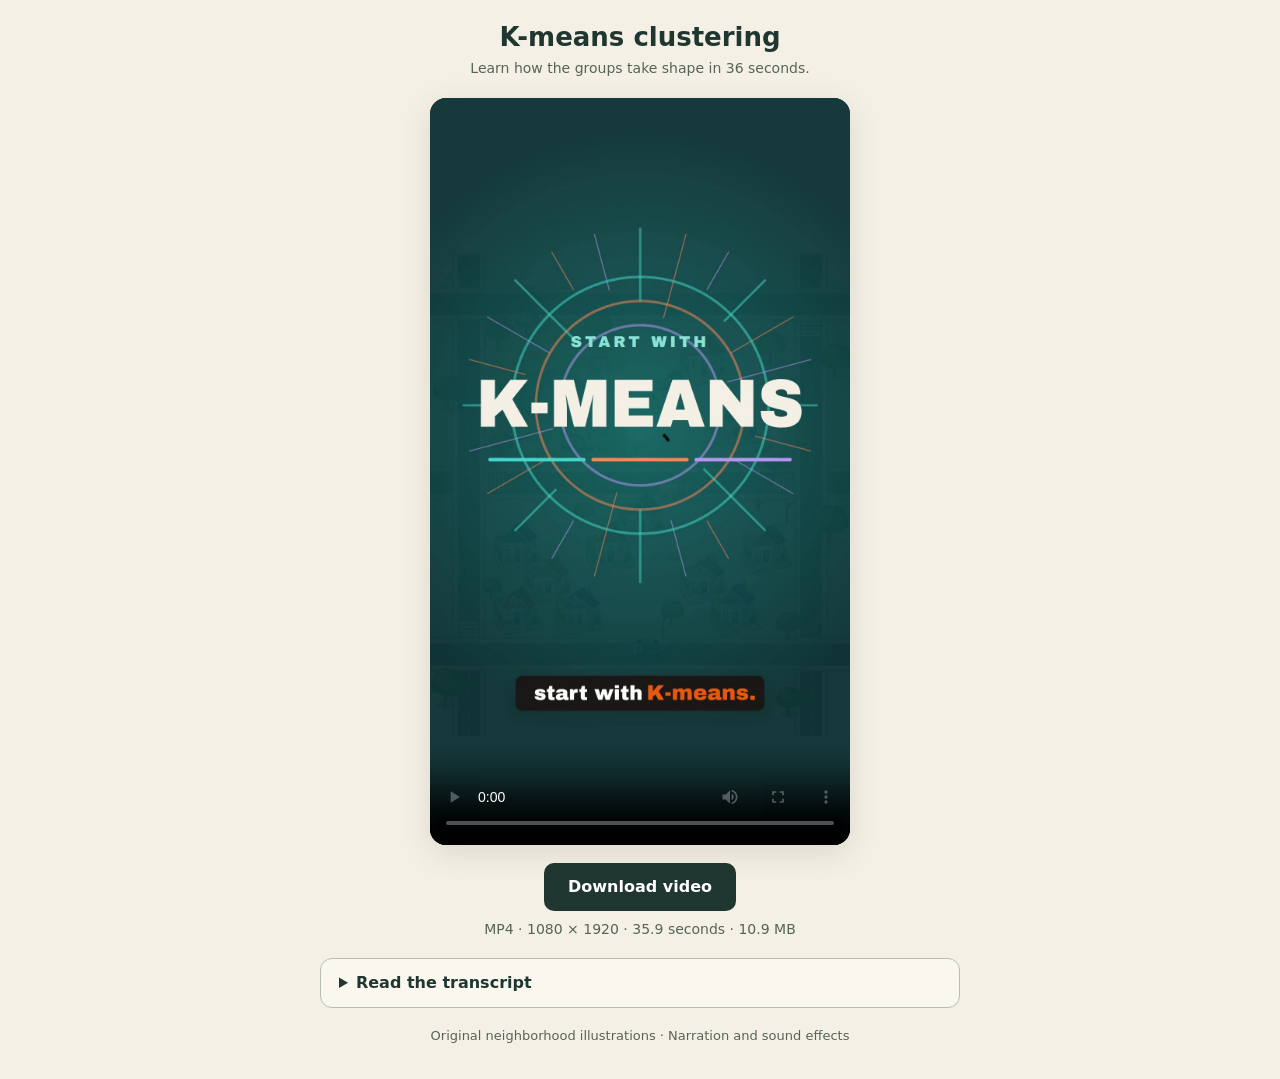
<file: index.html>
<!doctype html>
<html lang="en">
<head>
<meta charset="utf-8">
<meta name="viewport" content="width=device-width, initial-scale=1, viewport-fit=cover">
<meta http-equiv="Content-Security-Policy" content="default-src 'none'; script-src 'none'; style-src 'self'; img-src 'self'; media-src 'self'; connect-src 'self'; object-src 'none'; base-uri 'none'; form-action 'none'">
<meta name="referrer" content="no-referrer">
<meta name="robots" content="noindex,nofollow">
<meta name="theme-color" content="#f5f0e5">
<link rel="stylesheet" href="site.css?v=site7">
<title>K-means clustering · Watch and download</title>
<meta name="description" content="Learn K-means clustering in 36 seconds. Watch the video, read the transcript, or download the MP4.">
</head>
<body>
<main>
<header><h1>K-means clustering</h1><p>Learn how the groups take shape in 36 seconds.</p></header>
<figure class="player">
<video id="film" controls playsinline preload="metadata" aria-label="K-means clustering explained in 36 seconds" poster="poster.jpg?v=retention6">
<source src="kmeans-final.mp4?v=retention6" type="video/mp4">
<track kind="captions" src="captions-en.vtt?v=site7" srclang="en" label="English">
Your browser cannot play this video. <a href="kmeans-final.mp4?v=retention6">Download the MP4</a> or read the transcript below.
</video>
</figure>
<div class="actions"><a class="download" href="kmeans-final.mp4?v=retention6" download="kmeans-clustering.mp4">Download video</a><p class="file-info">MP4 · 1080 × 1920 · 35.9 seconds · 10.9 MB</p></div>
<details class="transcript"><summary>Read the transcript</summary><div class="transcript-content"><p class="caption-note">The video includes captions. An optional English caption track is also available in the player controls.</p><p>If you want to understand machine learning, start with K-means.</p>
<p>Each dot marks a house&#x27;s location. Choose three groups, so K is three.</p>
<p>K-means picks three starting centers. This dot is closest to purple, so it joins that group. Now every dot picks its nearest center.</p>
<p>Orange&#x27;s center is off to one side. Average the dots&#x27; positions left to right, then up and down. Every dot counts equally. Those two averages give the new center: the mean. Do this for every group.</p>
<p>Now the centers have moved, so a dot might be closer to a different one. Check every dot again, update the groups, then move the centers again. Keep repeating until the groups stop changing.</p>
<p>That&#x27;s K-means: assign, average, and repeat until the groups settle.</p></div></details>
<p class="credits">Original neighborhood illustrations · Narration and sound effects</p>
</main>
</body>
</html>
</file>
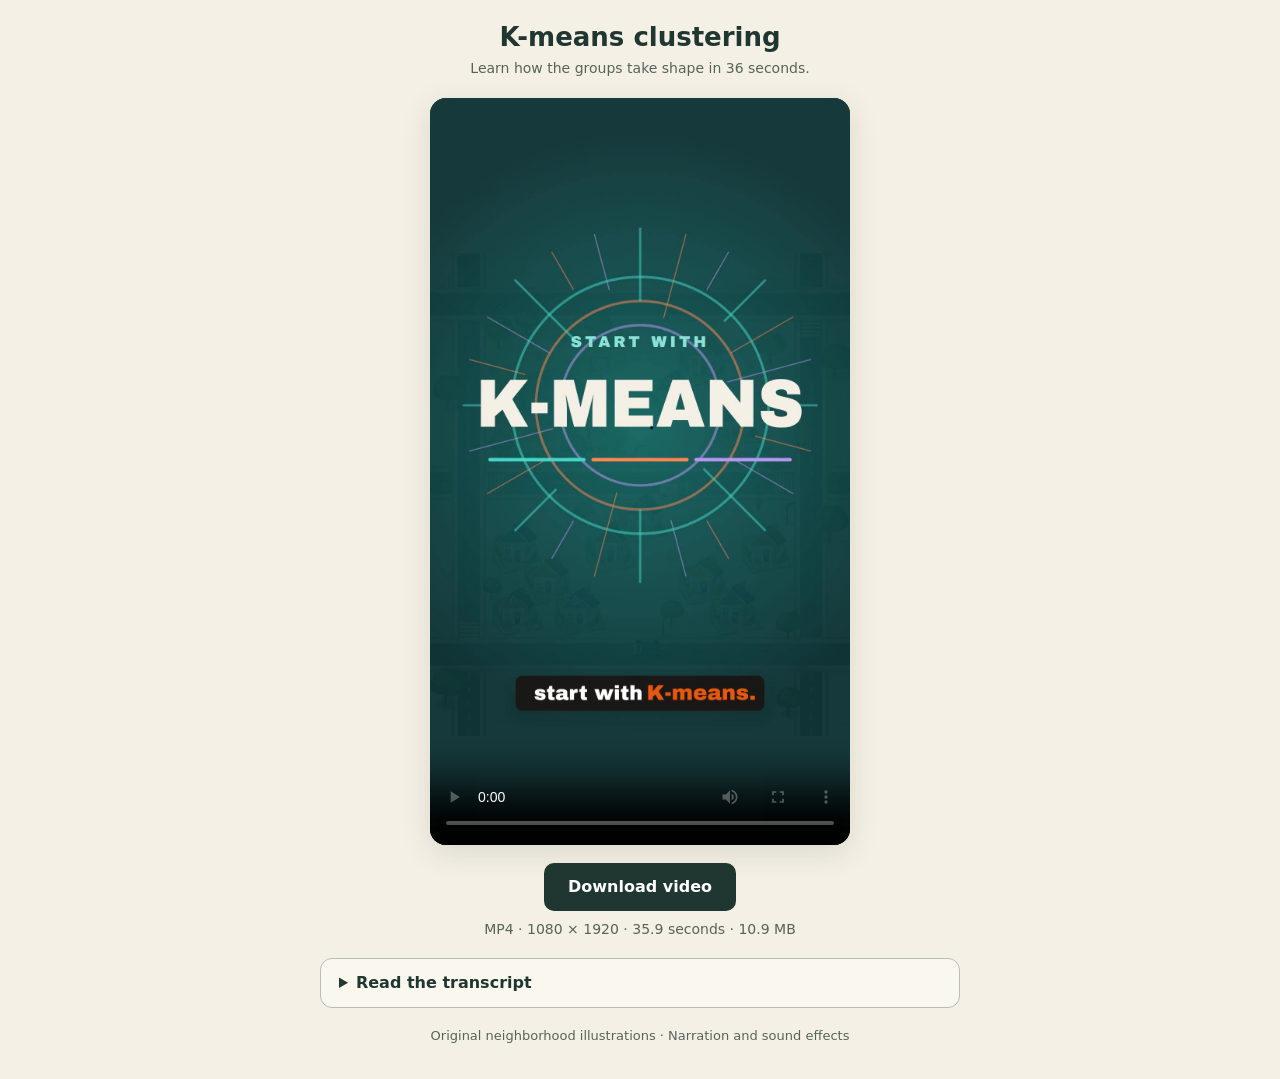
<file: compare.html>
<!doctype html>
<html lang="en"><head>
<meta charset="utf-8">
<meta name="viewport" content="width=device-width, initial-scale=1, viewport-fit=cover">
<meta http-equiv="Content-Security-Policy" content="default-src 'none'; script-src 'none'; style-src 'self'; img-src 'self'; media-src 'self'; connect-src 'self'; object-src 'none'; base-uri 'none'; form-action 'none'">
<meta name="referrer" content="no-referrer">
<meta name="robots" content="noindex,nofollow">
<meta name="theme-color" content="#f5f0e5">
<link rel="stylesheet" href="site.css?v=site7">
<meta http-equiv="refresh" content="0; url=./?v=site7">
<title>K-means · Preview moved</title>
</head><body><main class="redirect"><h1>The latest K-means video is ready</h1><p>This preview has moved to the current video.</p><a class="download" href="./?v=site7">Watch the latest video</a></main></body></html>
</file>
<file: site.css>
:root{color-scheme:light;font-family:system-ui,sans-serif;color:#203731;background:#f5f0e5}
*{box-sizing:border-box}
body{margin:0;padding:22px max(16px,env(safe-area-inset-right)) 32px max(16px,env(safe-area-inset-left))}
main{max-width:960px;margin:auto;display:grid;justify-items:center;gap:18px}
header{text-align:center}h1{font-size:clamp(20px,4vw,26px);margin:0 0 6px}p{line-height:1.55;margin:0}header p,.file-info,.credits,.caption-note{color:#56645a;font-size:14px}
.player{width:min(100%,540px,46.6875svh);margin:0}
video{display:block;width:100%;height:auto;aspect-ratio:9/16;background:#203731;border-radius:16px;box-shadow:0 8px 30px #20373120}
.actions{text-align:center}.download{display:inline-flex;align-items:center;justify-content:center;min-height:48px;padding:12px 24px;border-radius:10px;background:#203731;color:#fff;text-decoration:none;font-weight:700}.download:hover{background:#31584c}.file-info{margin-top:8px}
a{color:#1d6466}a:focus-visible,summary:focus-visible,video:focus-visible{outline:3px solid #bd491d;outline-offset:5px}
.transcript{width:min(100%,640px);border:1px solid #b5bfb2;border-radius:12px;background:#faf7ef;overflow:hidden}
summary{cursor:pointer;min-height:48px;padding:14px 18px;font-weight:650}.transcript-content{padding:0 18px 18px}.transcript-content p+p{margin-top:14px}.caption-note{margin-bottom:16px}
.credits{max-width:640px;text-align:center;font-size:13px}.redirect{max-width:540px;text-align:center;margin:10vh auto}.redirect p{margin:16px 0}
@media(orientation:landscape) and (max-height:600px){body{padding-top:16px;padding-bottom:16px}main{grid-template-columns:auto minmax(0,420px);column-gap:32px;row-gap:14px;justify-content:center;align-items:center}.player{grid-column:1;grid-row:1 / span 4;width:min(40vw,calc(56.25svh - 18px))}header,.actions,.transcript,.credits{grid-column:2}header{grid-row:1}.actions{grid-row:2}.transcript{grid-row:3}.credits{grid-row:4}}
@media(prefers-reduced-motion:no-preference){.download{transition:background-color .15s}}
</file>
